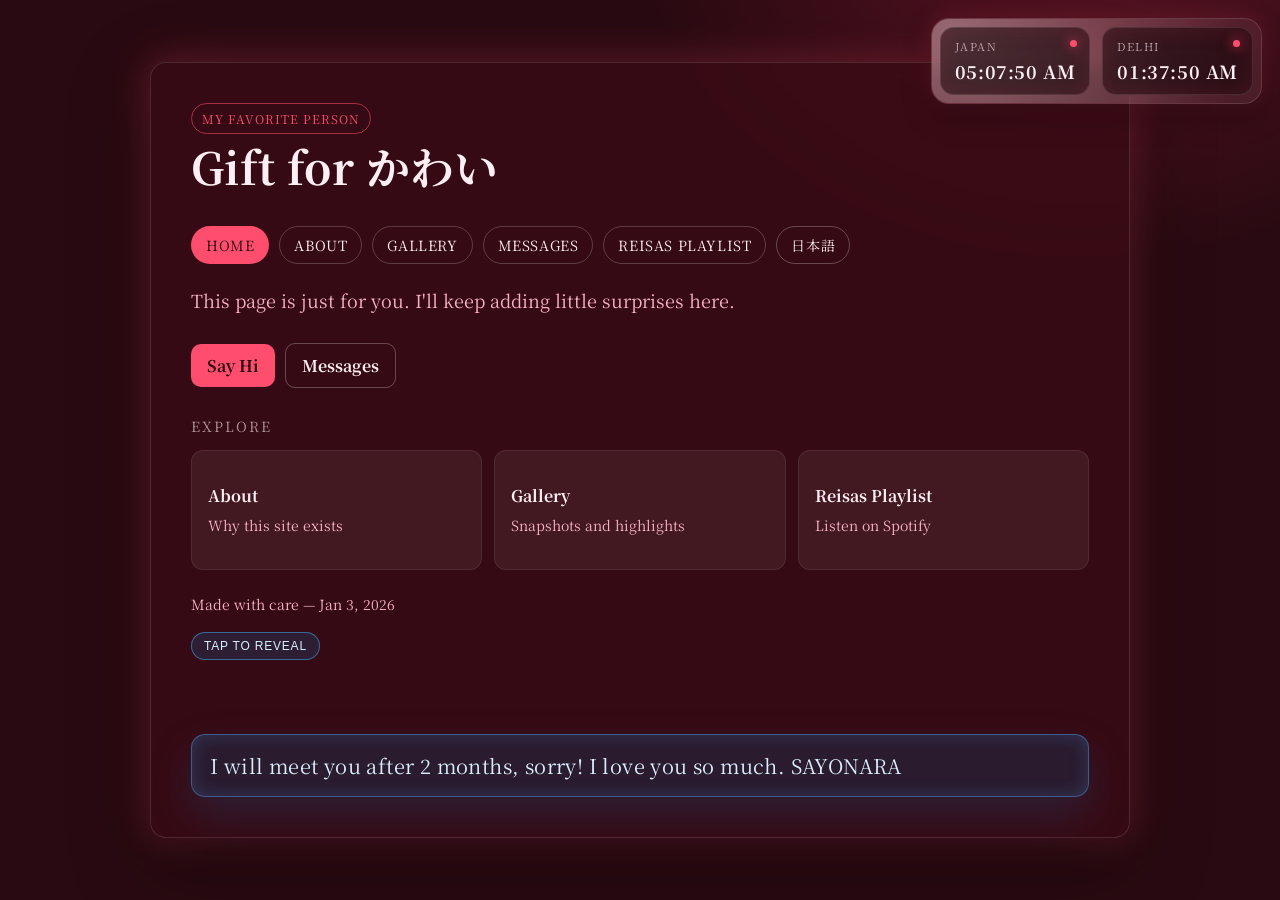
<file: index.html>
<!DOCTYPE html>
<html lang="en">
<head>
    <meta charset="UTF-8">
    <meta name="viewport" content="width=device-width, initial-scale=1.0">
    <title data-en="Sakuta Web — For かわい" data-ja="Sakuta Web — かわいへ">Sakuta Web — For かわい</title>
    <meta name="description" content="A small page dedicated to かわい.">
    <meta property="og:title" content="Sakuta Web — For かわい">
    <meta property="og:description" content="A small page dedicated to かわい.">
    <meta property="og:type" content="website">
    <meta property="og:url" content="https://sakutaweb.github.io/index.html/">
    <meta property="og:image" content="https://sakutaweb.github.io/index.html/preview.svg">
    <meta name="twitter:card" content="summary_large_image">
    <link rel="stylesheet" href="styles.css">
</head>

<body>
    <div class="hearts" id="hearts"></div>
    <div class="anniversary-overlay" id="anniversaryOverlay" aria-live="polite">
        <div class="anniversary-card">
            <div class="anniversary-poppers" id="anniversaryPoppers"></div>
            <div class="anniversary-title" data-en="HAPPY ANIVERSARY REISA CHAN" data-ja="レイサちゃん、記念日おめでとう">
                HAPPY ANIVERSARY REISA CHAN
            </div>
            <div class="anniversary-sub" data-en="Tap anywhere to continue" data-ja="どこかをタップして続ける">
                Tap anywhere to continue
            </div>
        </div>
    </div>
    <div class="tz-panel" aria-label="World clocks">
        <div class="tz-card">
            <span class="tz-dot" aria-hidden="true"></span> 
            <div class="tz-label">Japan</div>
            <div class="tz-time" id="time-japan">--:--</div>
        </div>
        <div class="tz-card">
            <span class="tz-dot" aria-hidden="true"></span>
            <div class="tz-label">Delhi</div>
            <div class="tz-time" id="time-delhi">--:--</div>
        </div>
    </div>
    <main class="card">
    <header class="site-header">
        <div>
            <span class="badge" data-en="My Favorite Person" data-ja="いちばん大好きな人">My Favorite Person</span>
            <h1 data-en="Gift for かわい" data-ja="かわいへのギフト">Gift for かわい</h1>
        </div>
        <nav class="site-nav">
            <a class="nav-link" href="index.html" data-en="Home" data-ja="ホーム">Home</a>
            <a class="nav-link" href="about.html" data-en="About" data-ja="紹介">About</a>
            <a class="nav-link" href="gallery.html" data-en="Gallery" data-ja="ギャラリー">Gallery</a>
            <a class="nav-link" href="messages.html" data-en="Messages" data-ja="メッセージ">Messages</a>
            <a class="nav-link" href="https://open.spotify.com/playlist/0ZlRF1kKiwDrnDu6OejnEj?si=b32515e6f5614040" target="_blank" rel="noreferrer" data-en="Reisas Playlist" data-ja="レイサのプレイリスト">Reisas Playlist</a>
            <button class="nav-link ghost" type="button" id="langToggle">日本語</button>
        </nav>
    </header>
    <p data-en="This page is just for you. I'll keep adding little surprises here."
       data-ja="このページは、あなたのために作りました。これからも小さなサプライズをたくさん増やしていくね。">
        This page is just for you. I'll keep adding little surprises here.
    </p>
    <div class="actions">
        <a class="cta" href="#" id="sayHi" data-en="Say Hi" data-ja="こんにちは" data-name="Friend" data-message-en="Thanks for visiting, {name}!" data-message-ja="{name}、来てくれてありがとう！">Say Hi</a>
        <a class="cta ghost" href="messages.html" data-en="Messages" data-ja="メッセージ">Messages</a>
    </div>
    <section class="section">
        <div class="section-title" data-en="Explore" data-ja="探索">Explore</div>
        <div class="section-grid">
            <a class="panel" href="about.html">
                <strong data-en="About" data-ja="紹介">About</strong>
                <span data-en="Why this site exists" data-ja="このサイトの理由">Why this site exists</span>
            </a>
            <a class="panel" href="gallery.html">
                <strong data-en="Gallery" data-ja="ギャラリー">Gallery</strong>
                <span data-en="Snapshots and highlights" data-ja="小さな思い出のスナップ">Snapshots and highlights</span>
            </a>
            <a class="panel" href="https://open.spotify.com/playlist/0ZlRF1kKiwDrnDu6OejnEj?si=b32515e6f5614040" target="_blank" rel="noreferrer">
                <strong data-en="Reisas Playlist" data-ja="レイサのプレイリスト">Reisas Playlist</strong>
                <span data-en="Listen on Spotify" data-ja="Spotifyで聴く">Listen on Spotify</span>
            </a>
        </div>
    </section>
    <div class="footer" data-en="Made with care — Jan 3, 2026" data-ja="心をこめて — 2026年1月3日">Made with care — Jan 3, 2026</div>
    <div class="secret-wrap">
        <button class="secret-toggle" type="button" id="secretToggle" data-en="Tap to reveal" data-ja="タップして表示">Tap to reveal</button>
        <div class="secret-box" id="secretBox" data-en="i think this will be last work" data-ja="これが最後の作業になると思う。">i think this will be last work</div>
    </div>
    <div class="farewell" id="farewellMessage">
        <div class="farewell-title" data-en="I will meet you after 2 months, sorry! I love you so much. SAYONARA"
             data-ja="2ヶ月後に会うね、ごめん！大好き。さよなら。">
            I will meet you after 2 months, sorry! I love you so much. SAYONARA
        </div>
    </div>
</main>
    <script src="main.js"></script>
    <script src="i18n.js"></script>
    <script src="hearts.js"></script>
</body>
</html>
</file>
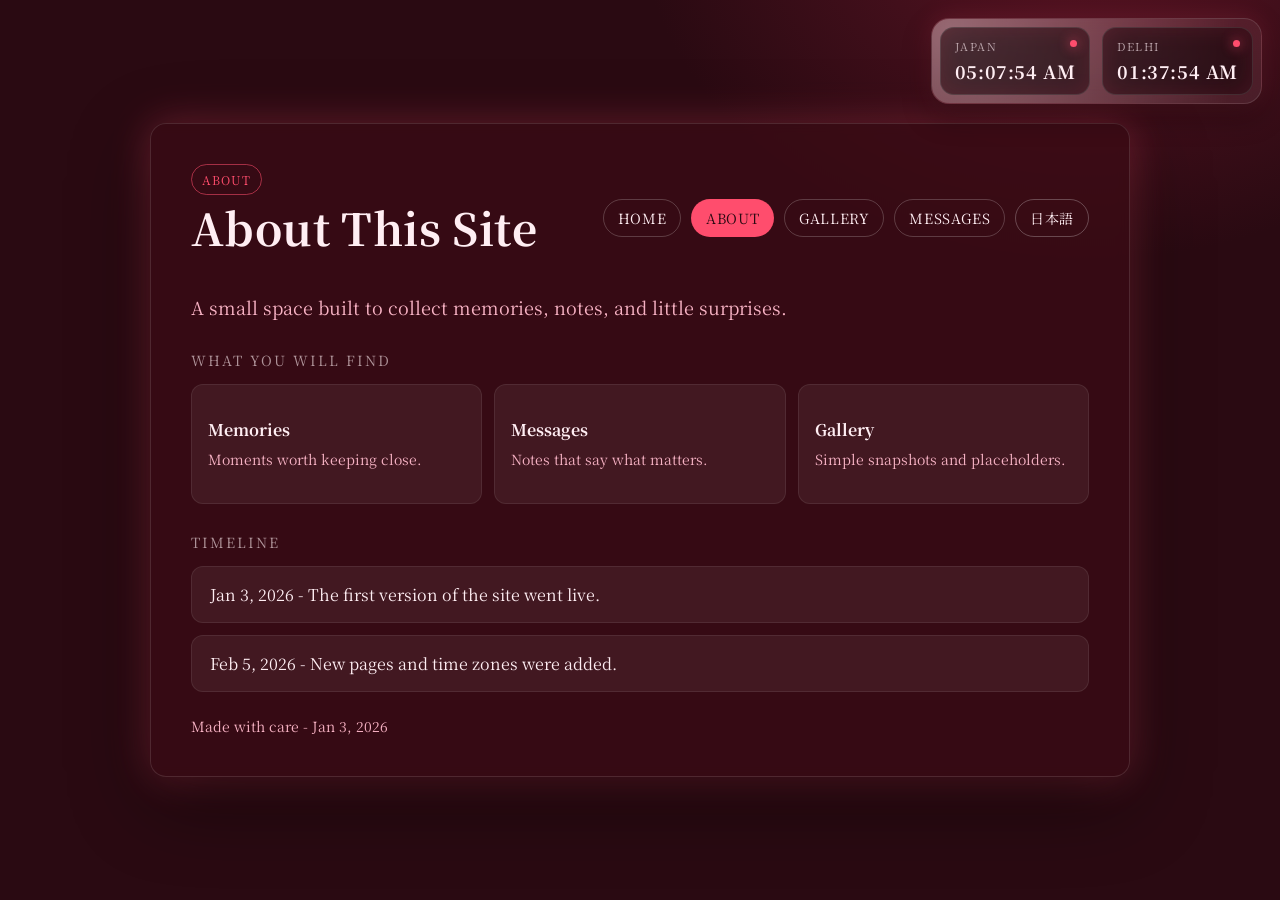
<file: about.html>
<!DOCTYPE html>
<html lang="en">
<head>
    <meta charset="UTF-8">
    <meta name="viewport" content="width=device-width, initial-scale=1.0">
    <title data-en="About - Sakuta Web" data-ja="紹介 - Sakuta Web">About - Sakuta Web</title>
    <meta name="description" content="About this site.">
    <meta property="og:title" content="About - Sakuta Web">
    <meta property="og:description" content="About this site.">
    <meta property="og:type" content="website">
    <meta property="og:url" content="https://sakutaweb.github.io/index.html/about.html">
    <meta property="og:image" content="https://sakutaweb.github.io/index.html/preview.svg">
    <link rel="stylesheet" href="styles.css">
</head>
<body>
    <div class="hearts" id="hearts"></div>
    <div class="tz-panel" aria-label="World clocks">
        <div class="tz-card">
            <span class="tz-dot" aria-hidden="true"></span>
            <div class="tz-label">Japan</div>
            <div class="tz-time" id="time-japan">--:--</div>
        </div>
        <div class="tz-card">
            <span class="tz-dot" aria-hidden="true"></span>
            <div class="tz-label">Delhi</div>
            <div class="tz-time" id="time-delhi">--:--</div>
        </div>
    </div>
    <main class="card">
        <header class="site-header">
            <div>
                <span class="badge" data-en="About" data-ja="紹介">About</span>
                <h1 data-en="About This Site" data-ja="このサイトについて">About This Site</h1>
            </div>
            <nav class="site-nav">
                <a class="nav-link" href="index.html" data-en="Home" data-ja="ホーム">Home</a>
                <a class="nav-link" href="about.html" data-en="About" data-ja="紹介">About</a>
                <a class="nav-link" href="gallery.html" data-en="Gallery" data-ja="ギャラリー">Gallery</a>
                <a class="nav-link" href="messages.html" data-en="Messages" data-ja="メッセージ">Messages</a>
                <button class="nav-link ghost" type="button" id="langToggle">???</button>
            </nav>
        </header>
        <p data-en="A small space built to collect memories, notes, and little surprises." data-ja="思い出やメッセージ、小さなサプライズを集める場所。">
            A small space built to collect memories, notes, and little surprises.
        </p>
        <section class="section">
            <div class="section-title" data-en="What You Will Find" data-ja="ここにあるもの">What You Will Find</div>
            <div class="section-grid">
                <div class="panel">
                    <strong data-en="Memories" data-ja="思い出">Memories</strong>
                    <span data-en="Moments worth keeping close." data-ja="大切に残したい瞬間。">Moments worth keeping close.</span>
                </div>
                <div class="panel">
                    <strong data-en="Messages" data-ja="メッセージ">Messages</strong>
                    <span data-en="Notes that say what matters." data-ja="大事なことを伝える言葉。">Notes that say what matters.</span>
                </div>
                <div class="panel">
                    <strong data-en="Gallery" data-ja="ギャラリー">Gallery</strong>
                    <span data-en="Simple snapshots and placeholders." data-ja="シンプルな写真やプレースホルダー。">Simple snapshots and placeholders.</span>
                </div>
            </div>
        </section>
        <section class="section">
            <div class="section-title" data-en="Timeline" data-ja="タイムライン">Timeline</div>
            <div class="note" P26?1?3? - ????????????????">Jan 3, 2026 - The first version of the site went live.</div>
            <div class="note" P26?2?5? - ?????????????????">Feb 5, 2026 - New pages and time zones were added.</div>
        </section>
        <div class="footer" data-en="Made with care - Jan 3, 2026" data-ja="心をこめて - 2026年1月3日">Made with care - Jan 3, 2026</div>
    </main>
    <script src="main.js"></script>
    <script src="i18n.js"></script>
    <script src="hearts.js"></script>
</body>
</html>
</file>
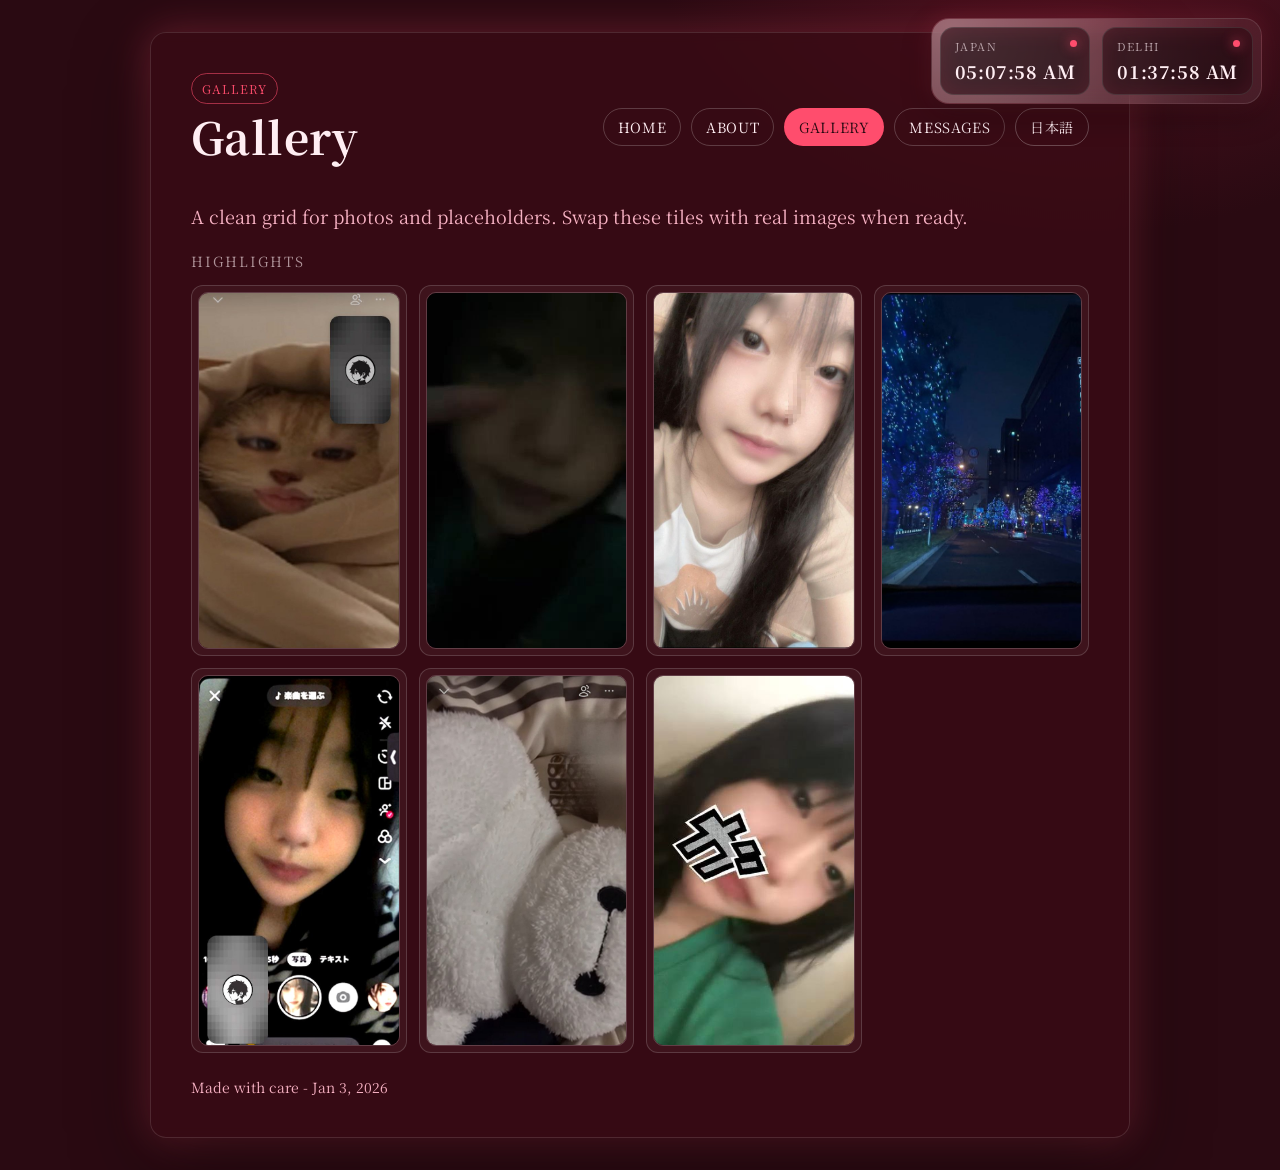
<file: gallery.html>
<!DOCTYPE html>
<html lang="en">
<head>
    <meta charset="UTF-8">
    <meta name="viewport" content="width=device-width, initial-scale=1.0">
    <title data-en="Gallery - Sakuta Web" data-ja="ギャラリー - Sakuta Web">Gallery - Sakuta Web</title>
    <meta name="description" content="Gallery of moments.">
    <meta property="og:title" content="Gallery - Sakuta Web">
    <meta property="og:description" content="Gallery of moments.">
    <meta property="og:type" content="website">
    <meta property="og:url" content="https://sakutaweb.github.io/index.html/gallery.html">
    <meta property="og:image" content="https://sakutaweb.github.io/index.html/preview.svg">
    <link rel="stylesheet" href="styles.css">
</head>
<body>
    <div class="hearts" id="hearts"></div>
    <div class="tz-panel" aria-label="World clocks">
        <div class="tz-card">
            <span class="tz-dot" aria-hidden="true"></span>
            <div class="tz-label">Japan</div>
            <div class="tz-time" id="time-japan">--:--</div>
        </div>
        <div class="tz-card">
            <span class="tz-dot" aria-hidden="true"></span>
            <div class="tz-label">Delhi</div>
            <div class="tz-time" id="time-delhi">--:--</div>
        </div>
    </div>
    <main class="card">
        <header class="site-header">
            <div>
                <span class="badge" data-en="Gallery" data-ja="ギャラリー">Gallery</span>
                <h1 data-en="Gallery" data-ja="ギャラリー">Gallery</h1>
            </div>
            <nav class="site-nav">
                <a class="nav-link" href="index.html" data-en="Home" data-ja="ホーム">Home</a>
                <a class="nav-link" href="about.html" data-en="About" data-ja="紹介">About</a>
                <a class="nav-link" href="gallery.html" data-en="Gallery" data-ja="ギャラリー">Gallery</a>
                <a class="nav-link" href="messages.html" data-en="Messages" data-ja="メッセージ">Messages</a>
                <button class="nav-link ghost" type="button" id="langToggle">???</button>
            </nav>
        </header>
        <p data-en="A clean grid for photos and placeholders. Swap these tiles with real images when ready." data-ja="写真やプレースホルダーのためのグリッド。準備ができたら本物の画像に差し替えてね。">
            A clean grid for photos and placeholders. Swap these tiles with real images when ready.
        </p>
        <div class="section-title" data-en="Highlights" data-ja="ハイライト">Highlights</div>
        <div class="grid">
            <div class="tile image"><img src="images/photo_1_2026-02-05_22-27-28.jpg" alt="Photo 1"></div>
            <div class="tile image"><img src="images/photo_2_2026-02-05_22-27-28.jpg" alt="Photo 2"></div>
            <div class="tile image"><img src="images/photo_3_2026-02-05_22-27-28.jpg" alt="Photo 3"></div>
            <div class="tile image"><img src="images/photo_4_2026-02-05_22-27-28.jpg" alt="Photo 4"></div>
            <div class="tile image"><img src="images/photo_5_2026-02-05_22-27-28.jpg" alt="Photo 5"></div>
            <div class="tile image"><img src="images/photo_6_2026-02-05_22-27-28.jpg" alt="Photo 6"></div>
            <div class="tile image"><img src="images/photo_7_2026-02-05_22-27-28.jpg" alt="Photo 7"></div>
        </div>
        <div class="footer" data-en="Made with care - Jan 3, 2026" data-ja="心をこめて - 2026年1月3日">Made with care - Jan 3, 2026</div>
    </main>
    <script src="main.js"></script>
    <script src="i18n.js"></script>
    <script src="hearts.js"></script>
</body>
</html>
</file>
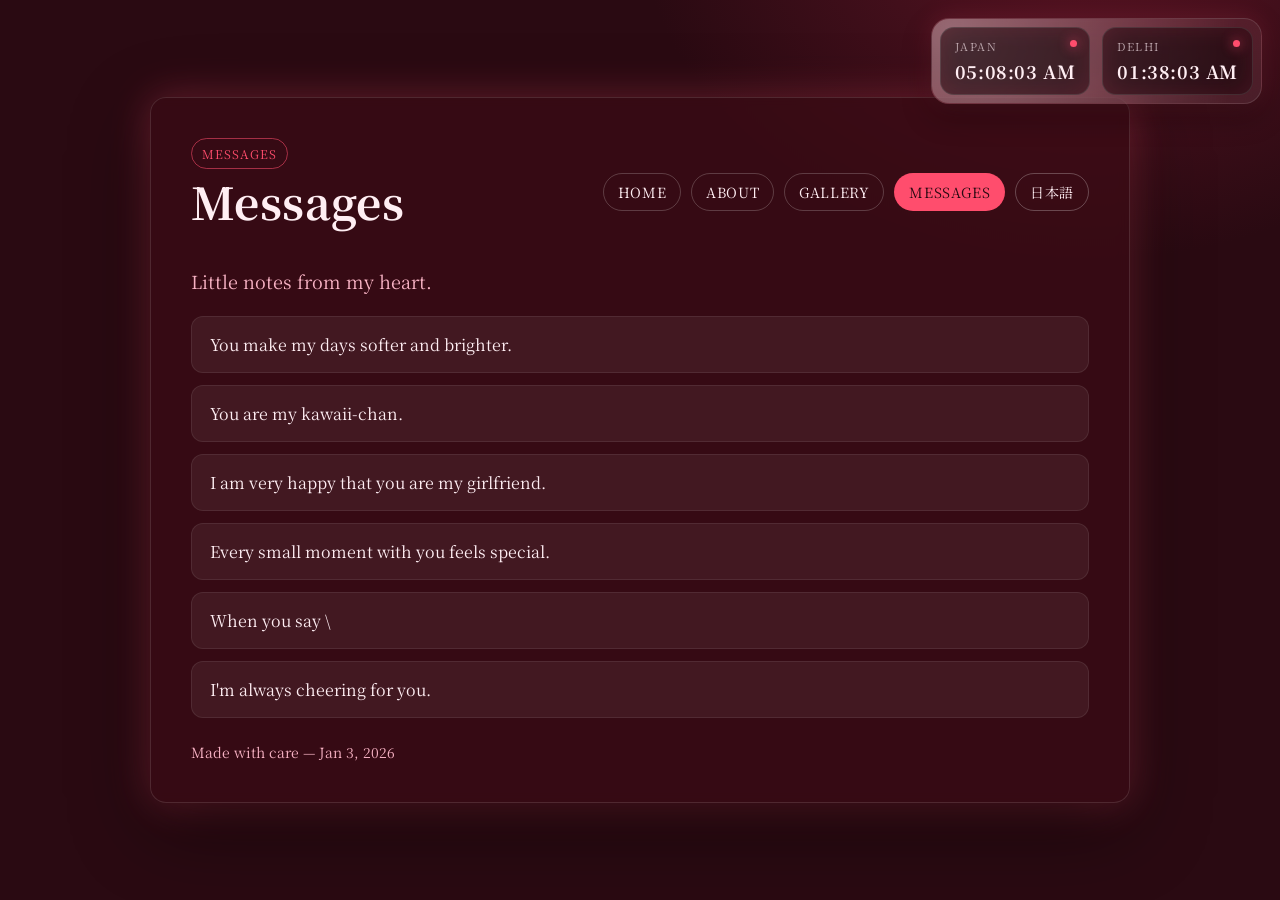
<file: messages.html>
<!DOCTYPE html>
<html lang="en">
<head>
    <meta charset="UTF-8">
    <meta name="viewport" content="width=device-width, initial-scale=1.0">
    <title data-en="Messages — Sakuta Web" data-ja="メッセージ — Sakuta Web">Messages — Sakuta Web</title>
    <meta name="description" content="Sweet notes and messages.">
    <meta property="og:title" content="Messages — Sakuta Web">
    <meta property="og:description" content="Sweet notes and messages.">
    <meta property="og:type" content="website">
    <meta property="og:url" content="https://sakutaweb.github.io/index.html/messages.html">
    <meta property="og:image" content="https://sakutaweb.github.io/index.html/preview.svg">
    <link rel="stylesheet" href="styles.css">

</head>
<body>
    <div class="hearts" id="hearts"></div>
    <div class="tz-panel" aria-label="World clocks">
        <div class="tz-card">
            <span class="tz-dot" aria-hidden="true"></span>
            <div class="tz-label">Japan</div>
            <div class="tz-time" id="time-japan">--:--</div>
        </div>
        <div class="tz-card">
            <span class="tz-dot" aria-hidden="true"></span>
            <div class="tz-label">Delhi</div>
            <div class="tz-time" id="time-delhi">--:--</div>
        </div>
    </div>
    <main class="card">
    <header class="site-header">
        <div>
            <span class="badge" data-en="Messages" data-ja="メッセージ">Messages</span>
            <h1 data-en="Messages" data-ja="メッセージ">Messages</h1>
        </div>
        <nav class="site-nav">
            <a class="nav-link" href="index.html" data-en="Home" data-ja="ホーム">Home</a>
            <a class="nav-link" href="about.html" data-en="About" data-ja="紹介">About</a>
            <a class="nav-link" href="gallery.html" data-en="Gallery" data-ja="ギャラリー">Gallery</a>
            <a class="nav-link" href="messages.html" data-en="Messages" data-ja="メッセージ">Messages</a>
            <button class="nav-link ghost" type="button" id="langToggle">???</button>
        </nav>
    </header>
    <p data-en="Little notes from my heart." data-ja="心からの小さなメッセージ。">
        Little notes from my heart.
    </p>
    <div class="note" data-en="You make my days softer and brighter." data-ja="あなたがいると、毎日がやさしくて明るくなるよ。">
        You make my days softer and brighter.
    </div>
    <div class="note" data-en="You are my kawaii-chan." data-ja="あなたは私のかわいいちゃん。">
        You are my kawaii-chan.
    </div>
    <div class="note" data-en="I am very happy that you are my girlfriend." data-ja="あなたが私の彼女でいてくれて本当に幸せ。">
        I am very happy that you are my girlfriend.
    </div>
        <div class="note" data-en="Every small moment with you feels special." data-ja="あなたとの小さな時間は、全部特別に感じる。">
            Every small moment with you feels special.
        </div>
        <div class="note" data-en="When you say \"yameetee\" it's so cute." data-ja="「やめて」って言うとすごくかわいいよ。">
            When you say "yameetee" it's so cute.
        </div>
    <div class="note" data-en="I'm always cheering for you." data-ja="いつもあなたの味方だよ。">
        I'm always cheering for you.
    </div>
    <div class="footer" data-en="Made with care — Jan 3, 2026" data-ja="心をこめて — 2026年1月3日">Made with care — Jan 3, 2026</div>
</main>
    <script src="main.js"></script>
    <script src="i18n.js"></script>
    <script src="hearts.js"></script>
</body>
</html>
</file>
<file: styles.css>
@import url("https://fonts.googleapis.com/css2?family=Noto+Serif+JP:wght@400;600;700&display=swap");

:root {
    --bg: #2a0a12;
    --accent: #ff4d6d;
    --text: #ffeef3;
    --muted: #f7b2c4;
    --card: rgba(60, 12, 22, 0.72);
    --glow: rgba(255, 77, 109, 0.35);
    --panel: rgba(20, 6, 10, 0.6);
}

* {
    box-sizing: border-box;
}

body {
    margin: 0;
    min-height: 100vh;
    font-family: "Noto Serif JP", "Hiragino Mincho ProN", "Yu Mincho", "Yu Gothic", "Meiryo", "MS Mincho", "Georgia", "Times New Roman", serif;
    color: var(--text);
    background:
        radial-gradient(900px 700px at 85% -10%, #5a1424 0%, var(--bg) 50%),
        radial-gradient(700px 600px at -10% 110%, #3b0d18 0%, var(--bg) 45%),
        radial-gradient(12px 12px at 20% 30%, rgba(255, 77, 109, 0.18) 40%, transparent 45%),
        radial-gradient(14px 14px at 80% 20%, rgba(255, 191, 209, 0.15) 40%, transparent 45%),
        radial-gradient(10px 10px at 70% 75%, rgba(255, 77, 109, 0.12) 40%, transparent 45%);
    display: grid;
    place-items: center;
    padding: 32px;
}

a {
    color: inherit;
}

.card {
    width: min(980px, 100%);
    padding: 40px;
    border: 1px solid rgba(255, 255, 255, 0.12);
    border-radius: 16px;
    background: var(--card);
    backdrop-filter: blur(6px);
    box-shadow: 0 24px 80px rgba(0, 0, 0, 0.45), 0 0 40px var(--glow);
    position: relative;
    z-index: 1;
}

h1 {
    margin: 0 0 12px;
    font-size: clamp(28px, 5vw, 44px);
    letter-spacing: 0.4px;
}

h2 {
    margin: 0 0 12px;
    font-size: clamp(20px, 4vw, 28px);
}

p {
    margin: 0 0 20px;
    color: var(--muted);
    font-size: 18px;
    line-height: 1.6;
}

.badge {
    display: inline-block;
    padding: 6px 10px;
    border: 1px solid rgba(255, 77, 109, 0.55);
    color: var(--accent);
    border-radius: 999px;
    font-size: 12px;
    text-transform: uppercase;
    letter-spacing: 1px;
}

.site-header {
    display: flex;
    flex-wrap: wrap;
    align-items: center;
    justify-content: space-between;
    gap: 16px;
    margin-bottom: 22px;
}

.site-nav {
    display: flex;
    flex-wrap: wrap;
    gap: 10px;
    align-items: center;
}

.nav-link {
    padding: 8px 14px;
    border-radius: 999px;
    background: transparent;
    color: var(--text);
    border: 1px solid rgba(255, 255, 255, 0.2);
    text-decoration: none;
    font-size: 14px;
    letter-spacing: 0.6px;
    text-transform: uppercase;
    cursor: pointer;
    font-family: inherit;
    transition: transform 0.15s ease, box-shadow 0.2s ease, border-color 0.2s ease;
}

.nav-link:hover {
    transform: translateY(-2px);
    box-shadow: 0 12px 24px rgba(255, 255, 255, 0.12);
    border-color: rgba(255, 255, 255, 0.45);
}

.nav-link.active {
    background: var(--accent);
    color: #2a0a12;
    border-color: rgba(255, 77, 109, 0.6);
}

.actions {
    display: flex;
    gap: 10px;
    flex-wrap: wrap;
    align-items: center;
}

.cta,
.btn {
    display: inline-block;
    margin-top: 8px;
    padding: 10px 16px;
    border-radius: 10px;
    background: var(--accent);
    color: #2a0a12;
    text-decoration: none;
    font-weight: 700;
    border: none;
    cursor: pointer;
    font-family: inherit;
    transition: transform 0.15s ease, box-shadow 0.2s ease, background 0.2s ease;
}

.ghost,
.btn.ghost {
    background: transparent;
    color: var(--text);
    border: 1px solid rgba(255, 255, 255, 0.25);
}

.cta:hover,
.btn:hover {
    transform: translateY(-2px) scale(1.02);
    box-shadow: 0 12px 24px rgba(255, 77, 109, 0.25);
}

.cta:active,
.btn:active {
    transform: translateY(0) scale(0.98);
    box-shadow: 0 6px 12px rgba(255, 77, 109, 0.2);
}

.ghost:hover,
.btn.ghost:hover {
    box-shadow: 0 12px 24px rgba(255, 255, 255, 0.12);
    border-color: rgba(255, 255, 255, 0.45);
}

.section {
    margin-top: 28px;
}

.section-title {
    font-size: 14px;
    letter-spacing: 2px;
    text-transform: uppercase;
    color: rgba(255, 238, 243, 0.6);
    margin-bottom: 14px;
}

.section-grid {
    display: grid;
    grid-template-columns: repeat(auto-fit, minmax(180px, 1fr));
    gap: 12px;
}

.panel {
    padding: 16px;
    border-radius: 12px;
    background: rgba(255, 255, 255, 0.06);
    border: 1px solid rgba(255, 255, 255, 0.08);
    min-height: 120px;
    display: grid;
    gap: 8px;
    align-content: center;
    text-decoration: none;
}

.panel span {
    color: var(--muted);
    font-size: 14px;
}

.grid {
    display: grid;
    grid-template-columns: repeat(auto-fit, minmax(180px, 1fr));
    gap: 12px;
}

.tile {
    padding: 16px;
    border-radius: 12px;
    background: rgba(255, 255, 255, 0.06);
    border: 1px solid rgba(255, 255, 255, 0.08);
    min-height: 120px;
    display: grid;
    place-items: center;
    color: var(--muted);
    text-align: center;
}

.tile.image {
    padding: 6px;
    background: rgba(255, 255, 255, 0.04);
    border: 1px solid rgba(255, 255, 255, 0.16);
    overflow: hidden;
}

.tile.image img {
    width: 100%;
    height: 100%;
    display: block;
    object-fit: cover;
    border-radius: 10px;
    border: 1px solid rgba(255, 255, 255, 0.18);
}

.note {
    padding: 16px 18px;
    border-radius: 12px;
    background: rgba(255, 255, 255, 0.06);
    border: 1px solid rgba(255, 255, 255, 0.08);
    margin-bottom: 12px;
}

.form {
    display: grid;
    gap: 12px;
}

.form input,
.form textarea {
    width: 100%;
    padding: 12px 14px;
    border-radius: 10px;
    border: 1px solid rgba(255, 255, 255, 0.18);
    background: rgba(10, 4, 8, 0.4);
    color: var(--text);
    font-family: inherit;
}

.form textarea {
    min-height: 140px;
    resize: vertical;
}

.footer {
    margin-top: 24px;
    font-size: 14px;
    color: var(--muted);
}

.secret-wrap {
    margin-top: 18px;
    display: grid;
    gap: 8px;
    justify-items: start;
}

.secret-toggle {
    position: relative;
    padding: 6px 12px;
    border-radius: 999px;
    border: 1px solid rgba(71, 179, 255, 0.5);
    background: rgba(25, 80, 130, 0.3);
    color: #d8f0ff;
    font-size: 12px;
    letter-spacing: 0.8px;
    text-transform: uppercase;
    cursor: pointer;
    overflow: hidden;
    transition: transform 0.18s ease, box-shadow 0.2s ease;
}

.secret-toggle::after {
    content: "";
    position: absolute;
    inset: 0;
    background: linear-gradient(120deg, transparent 0%, rgba(93, 196, 255, 0.35) 45%, transparent 70%);
    transform: translateX(-120%);
    transition: transform 0.6s ease;
}

.secret-toggle:hover {
    transform: translateY(-1px);
    box-shadow: 0 12px 24px rgba(45, 160, 255, 0.25);
}

.secret-toggle:hover::after {
    transform: translateX(120%);
}

.secret-box {
    padding: 10px 14px;
    border-radius: 12px;
    border: 1px solid rgba(71, 179, 255, 0.5);
    background: rgba(12, 38, 70, 0.6);
    color: #d8f0ff;
    font-size: 14px;
    letter-spacing: 0.3px;
    box-shadow: 0 12px 28px rgba(20, 80, 130, 0.35);
    opacity: 0;
    transform: translateY(8px) scale(0.92);
    pointer-events: none;
}

.secret-box.open {
    animation: secretPop 0.28s ease forwards;
    pointer-events: auto;
}

@keyframes secretPop {
    0% {
        opacity: 0;
        transform: translateY(8px) scale(0.92);
    }
    70% {
        opacity: 1;
        transform: translateY(-2px) scale(1.02);
    }
    100% {
        opacity: 1;
        transform: translateY(0) scale(1);
    }
}

.toast {
    position: fixed;
    right: 24px;
    bottom: 24px;
    max-width: min(320px, 90vw);
    padding: 12px 16px;
    border-radius: 12px;
    background: rgba(20, 6, 10, 0.9);
    border: 1px solid rgba(255, 255, 255, 0.12);
    box-shadow: 0 18px 40px rgba(0, 0, 0, 0.45), 0 0 24px rgba(255, 77, 109, 0.2);
    color: var(--text);
    opacity: 0;
    transform: translateY(12px);
    transition: opacity 0.2s ease, transform 0.2s ease;
    pointer-events: none;
    z-index: 3;
}

.toast.show {
    opacity: 1;
    transform: translateY(0);
}

.anniversary-overlay {
    position: fixed;
    inset: 0;
    display: grid;
    place-items: center;
    background: radial-gradient(circle at top, rgba(255, 77, 109, 0.35), rgba(20, 6, 10, 0.92) 55%);
    backdrop-filter: blur(4px);
    opacity: 0;
    pointer-events: none;
    z-index: 5;
    transition: opacity 0.35s ease;
}

.anniversary-overlay.show {
    opacity: 1;
    pointer-events: auto;
}

.anniversary-overlay.hide {
    opacity: 0;
    pointer-events: none;
}

.anniversary-card {
    position: relative;
    max-width: min(720px, 92vw);
    padding: 42px 36px;
    border-radius: 20px;
    text-align: center;
    background: rgba(25, 8, 14, 0.9);
    border: 1px solid rgba(255, 255, 255, 0.14);
    box-shadow: 0 30px 90px rgba(0, 0, 0, 0.55), 0 0 40px rgba(255, 77, 109, 0.3);
    animation: anniversaryPop 0.6s ease forwards;
    overflow: hidden;
}

.anniversary-title {
    font-size: clamp(28px, 5vw, 54px);
    font-weight: 700;
    letter-spacing: 1px;
    text-transform: uppercase;
    color: #ffeef3;
}

.anniversary-sub {
    margin-top: 12px;
    font-size: 14px;
    letter-spacing: 1px;
    text-transform: uppercase;
    color: rgba(255, 238, 243, 0.7);
}

.anniversary-poppers {
    position: absolute;
    inset: 0;
    pointer-events: none;
}

.confetti {
    position: absolute;
    width: 10px;
    height: 14px;
    border-radius: 2px;
    opacity: 0.9;
    animation: confettiBurst var(--confetti-duration, 1.8s) ease-out forwards;
}

@keyframes anniversaryPop {
    0% {
        transform: scale(0.85);
        opacity: 0;
    }
    60% {
        transform: scale(1.05);
        opacity: 1;
    }
    100% {
        transform: scale(1);
        opacity: 1;
    }
}

@keyframes confettiBurst {
    0% {
        transform: translate3d(var(--confetti-x, 0), var(--confetti-y, 0), 0) rotate(0deg);
        opacity: 0;
    }
    10% {
        opacity: 1;
    }
    100% {
        transform: translate3d(var(--confetti-x, 0), var(--confetti-y, 0), 0) rotate(320deg);
        opacity: 0;
    }
}

.farewell {
    margin-top: 24px;
    padding: 16px 18px;
    border-radius: 14px;
    border: 1px solid rgba(80, 170, 255, 0.45);
    background: rgba(20, 60, 100, 0.35);
    box-shadow: 0 18px 40px rgba(25, 80, 130, 0.3), inset 0 0 18px rgba(90, 170, 255, 0.2);
    opacity: 0;
    transform: translateY(18px) scale(0.98);
    transition: opacity 0.4s ease, transform 0.4s ease;
}

.farewell.show {
    opacity: 1;
    transform: translateY(0) scale(1);
    animation: farewellGlow 2.6s ease-in-out infinite;
}

.farewell-title {
    font-size: clamp(16px, 3vw, 20px);
    color: #d9efff;
    letter-spacing: 0.4px;
}

@keyframes farewellGlow {
    0%, 100% {
        box-shadow: 0 18px 40px rgba(25, 80, 130, 0.3), inset 0 0 18px rgba(90, 170, 255, 0.2);
    }
    50% {
        box-shadow: 0 22px 60px rgba(40, 120, 190, 0.45), inset 0 0 22px rgba(90, 170, 255, 0.3);
    }
}

.hearts {
    position: fixed;
    inset: 0;
    pointer-events: none;
    overflow: hidden;
    z-index: 0;
}

.heart {
    position: absolute;
    top: -10vh;
    color: rgba(255, 120, 150, 0.8);
    animation: fall linear forwards;
    text-shadow: 0 6px 18px rgba(255, 77, 109, 0.35);
}

@keyframes fall {
    to {
        transform: translateY(120vh) rotate(20deg);
        opacity: 0;
    }
}

.tz-panel {
    position: fixed;
    top: 18px;
    right: 18px;
    display: flex;
    gap: 12px;
    z-index: 2;
    padding: 8px;
    border-radius: 18px;
    background: linear-gradient(135deg, rgba(255, 77, 109, 0.15), rgba(255, 238, 243, 0.08));
    border: 1px solid rgba(255, 255, 255, 0.12);
    backdrop-filter: blur(10px);
    box-shadow: 0 12px 28px rgba(0, 0, 0, 0.35), 0 0 24px rgba(255, 77, 109, 0.2);
    overflow: hidden;
}

.tz-panel::before {
    content: "";
    position: absolute;
    inset: -40% -60%;
    background: radial-gradient(circle at 30% 30%, rgba(255, 255, 255, 0.35), transparent 55%);
    animation: tzGlow 6s ease-in-out infinite;
    pointer-events: none;
}

.tz-card {
    position: relative;
    min-width: 130px;
    padding: 10px 14px;
    border-radius: 14px;
    background: var(--panel);
    border: 1px solid rgba(255, 255, 255, 0.12);
    box-shadow: inset 0 0 24px rgba(255, 77, 109, 0.12);
    text-align: left;
    transition: transform 0.2s ease, box-shadow 0.25s ease;
}

.tz-card:hover {
    transform: translateY(-2px) scale(1.02);
    box-shadow: 0 16px 30px rgba(0, 0, 0, 0.35), inset 0 0 28px rgba(255, 77, 109, 0.2);
}

.tz-label {
    font-size: 11px;
    letter-spacing: 1.5px;
    text-transform: uppercase;
    color: rgba(255, 238, 243, 0.65);
}

.tz-time {
    font-size: 18px;
    font-weight: 700;
    letter-spacing: 0.6px;
    margin-top: 4px;
}

.tz-dot {
    position: absolute;
    top: 12px;
    right: 12px;
    width: 7px;
    height: 7px;
    border-radius: 999px;
    background: #ff4d6d;
    box-shadow: 0 0 12px rgba(255, 77, 109, 0.9);
    animation: tzPulse 1.4s ease-in-out infinite;
}

@keyframes tzGlow {
    0% {
        transform: translateX(-10%) translateY(-10%);
        opacity: 0.6;
    }
    50% {
        transform: translateX(10%) translateY(10%);
        opacity: 0.9;
    }
    100% {
        transform: translateX(-10%) translateY(-10%);
        opacity: 0.6;
    }
}

@keyframes tzPulse {
    0%, 100% {
        transform: scale(1);
        opacity: 0.6;
    }
    50% {
        transform: scale(1.4);
        opacity: 1;
    }
}

@media (max-width: 740px) {
    body {
        padding: 20px;
    }

    .card {
        padding: 28px;
    }

    .site-header {
        align-items: flex-start;
    }
}

@media (max-width: 640px) {
    .tz-panel {
        top: 8px;
        right: 8px;
        padding: 6px;
        gap: 8px;
        flex-direction: row;
        align-items: center;
    }

    .tz-card {
        min-width: 0;
        padding: 8px 10px;
    }

    .site-nav {
        width: 100%;
    }

    .tz-label {
        font-size: 9px;
        letter-spacing: 1.2px;
    }

    .tz-time {
        font-size: 14px;
    }

    .tz-dot {
        width: 5px;
        height: 5px;
        top: 10px;
        right: 10px;
    }

    .toast {
        right: 12px;
        left: 12px;
        bottom: 12px;
        max-width: none;
        text-align: center;
    }
}
</file>
